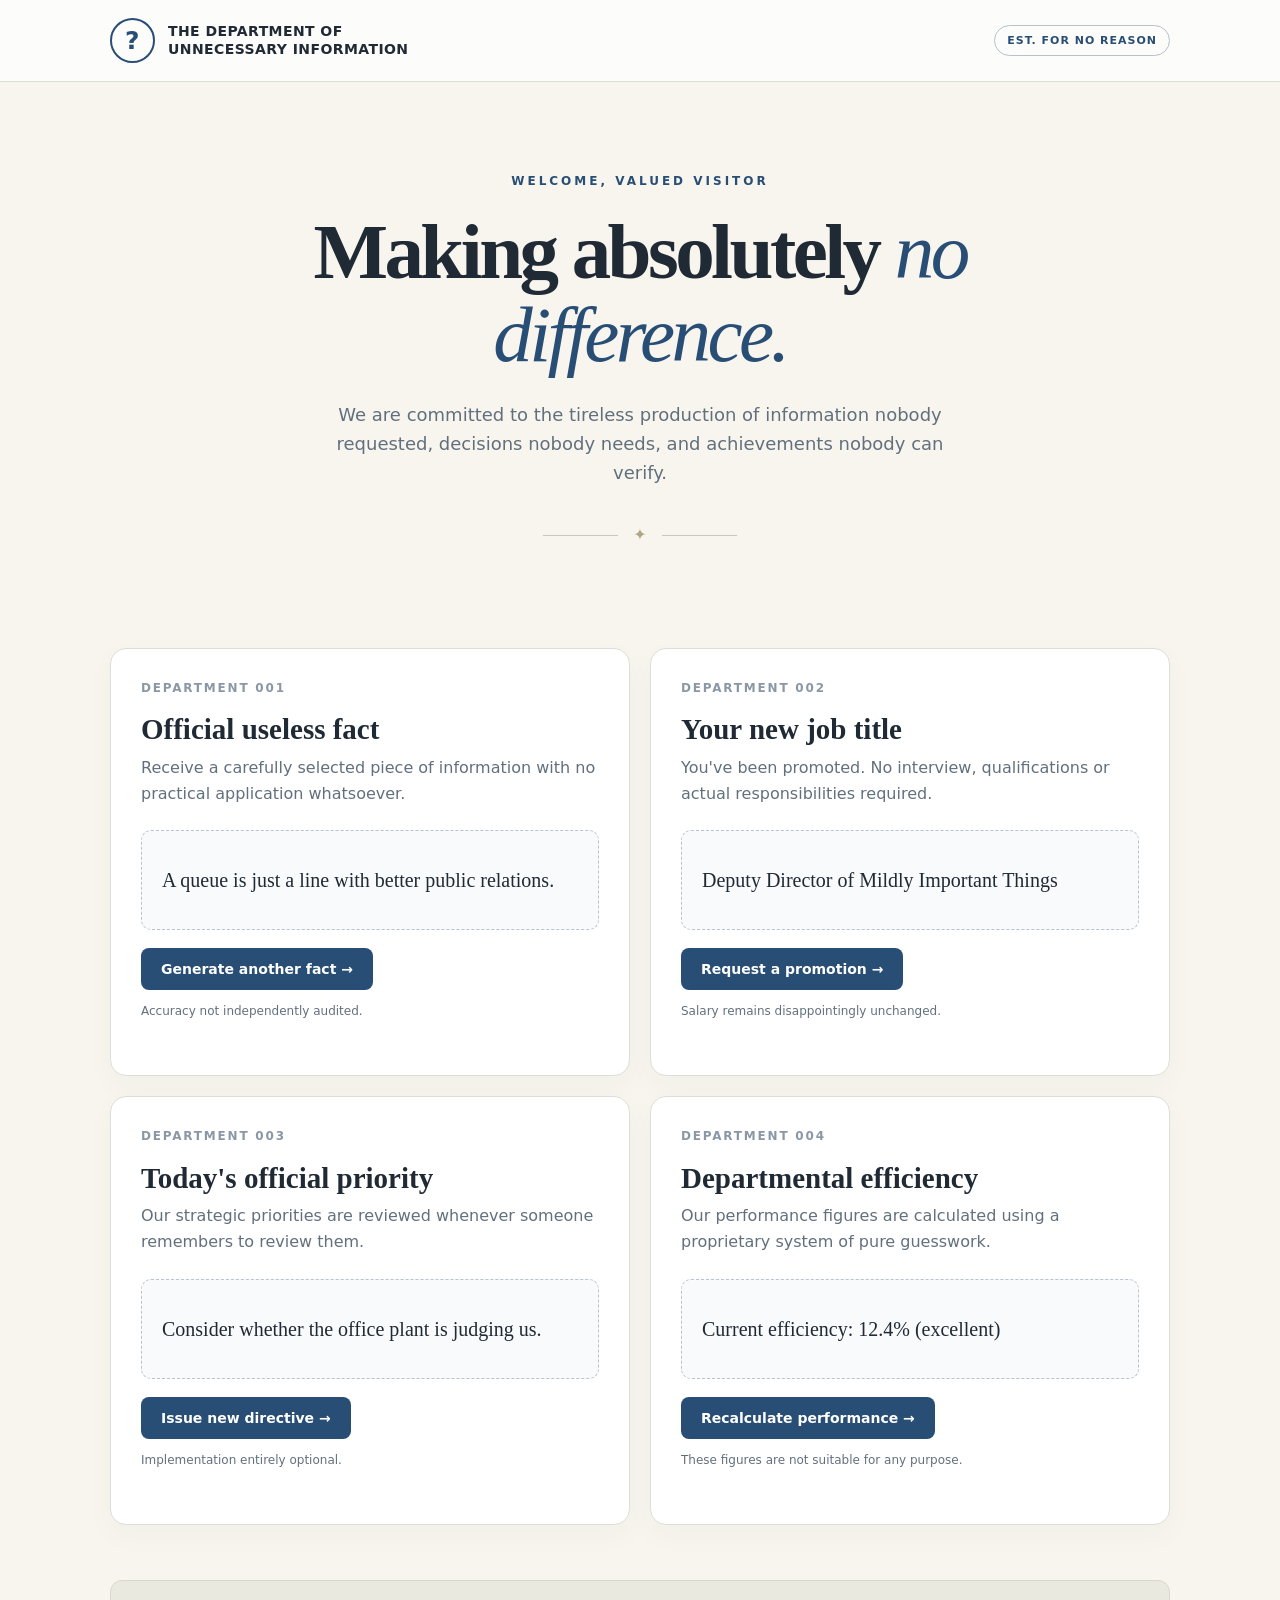
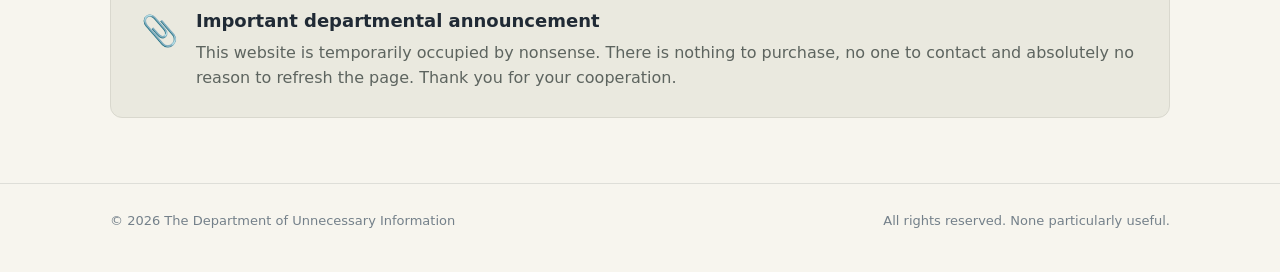
<file: index.html>
<!doctype html>
<html lang="en-GB">
<head>
<meta charset="utf-8">
<meta name="viewport" content="width=device-width, initial-scale=1">
<meta name="theme-color" content="#f7f5ee">
<meta name="robots" content="noindex, nofollow">
<title>The Department of Unnecessary Information</title>
<meta name="description" content="An entirely unofficial department dedicated to matters of no particular importance.">
<style>
:root{--ink:#202a35;--muted:#62707d;--paper:#f7f5ee;--white:#fff;--blue:#284e76;--line:#deded8;--gold:#e7b74f}*{box-sizing:border-box}html{scroll-behavior:smooth}body{margin:0;background:var(--paper);color:var(--ink);font:16px/1.6 system-ui,-apple-system,Segoe UI,sans-serif}header{border-bottom:1px solid var(--line);background:rgba(255,255,255,.7)}.wrap{width:min(1060px,calc(100% - 40px));margin:auto}.head{display:flex;justify-content:space-between;align-items:center;padding:18px 0;gap:16px}.brand{display:flex;align-items:center;gap:13px;font-size:14px;font-weight:850;letter-spacing:.03em;line-height:1.25}.seal{display:grid;place-items:center;width:45px;height:45px;border:2px solid var(--blue);border-radius:50%;color:var(--blue);font-size:25px}.stamp{border:1px solid #b5c1cd;color:var(--blue);padding:6px 12px;border-radius:30px;font-size:11px;font-weight:800;letter-spacing:.09em}.hero{text-align:center;padding:90px 0 65px}.kicker{font-size:12px;text-transform:uppercase;letter-spacing:.25em;color:var(--blue);font-weight:800}.hero h1{font-family:Georgia,'Times New Roman',serif;font-size:clamp(42px,7vw,79px);letter-spacing:-.045em;line-height:1.05;max-width:850px;margin:20px auto}.hero h1 em{font-weight:normal;color:var(--blue)}.hero p{max-width:620px;margin:24px auto 0;color:var(--muted);font-size:18px}.rule{display:flex;align-items:center;justify-content:center;gap:15px;margin:35px auto;color:#b1a588}.rule:before,.rule:after{content:'';width:75px;height:1px;background:#c9c7be}.grid{display:grid;grid-template-columns:1fr 1fr;gap:20px;margin-bottom:55px}.card{background:var(--white);border:1px solid var(--line);border-radius:16px;padding:30px;box-shadow:0 10px 30px #28344208}.card .number{font-size:12px;font-weight:800;letter-spacing:.15em;color:#8a98a6}.card h2{font-family:Georgia,serif;font-size:29px;line-height:1.2;margin:14px 0 8px}.card p{color:var(--muted);margin:0 0 24px}.result{display:flex;align-items:center;min-height:100px;padding:18px 20px;border:1px dashed #b7c3ce;background:#f8fafb;border-radius:10px;font-size:20px;font-family:Georgia,serif;line-height:1.4;margin-bottom:18px}.btn{border:0;border-radius:8px;background:var(--blue);color:white;padding:13px 20px;font:700 14px system-ui,sans-serif;cursor:pointer;transition:transform .15s,background .15s}.btn:hover{background:#173855;transform:translateY(-1px)}.btn:focus-visible{outline:3px solid var(--gold);outline-offset:3px}.sub{font-size:12px;color:var(--muted);margin-top:12px!important}.notice{padding:26px 30px;border-radius:12px;background:#eae9df;border:1px solid #d9d8ce;display:flex;gap:18px;align-items:flex-start;margin-bottom:65px}.notice strong{font-size:18px}.notice p{margin:4px 0 0;color:#5d645f}.notice .icon{font-size:30px}footer{border-top:1px solid var(--line);padding:27px 0 40px;color:#74808a;font-size:13px}.foot{display:flex;justify-content:space-between;gap:20px} @media(max-width:700px){.grid{grid-template-columns:1fr}.hero{padding:65px 0 40px}.card{padding:24px}.head{align-items:flex-start}.stamp{font-size:9px}.foot{flex-direction:column;gap:5px}.notice{padding:20px}}
</style>
</head>
<body>
<header><div class="wrap head"><div class="brand"><div class="seal" aria-hidden="true">?</div><span>THE DEPARTMENT OF<br>UNNECESSARY INFORMATION</span></div><span class="stamp">EST. FOR NO REASON</span></div></header>
<main class="wrap">
<section class="hero"><div class="kicker">Welcome, valued visitor</div><h1>Making absolutely <em>no difference.</em></h1><p>We are committed to the tireless production of information nobody requested, decisions nobody needs, and achievements nobody can verify.</p><div class="rule">✦</div></section>
<section class="grid" aria-label="Department services">
<article class="card"><div class="number">DEPARTMENT 001</div><h2>Official useless fact</h2><p>Receive a carefully selected piece of information with no practical application whatsoever.</p><div class="result" id="fact" aria-live="polite">A queue is just a line with better public relations.</div><button class="btn" id="factButton">Generate another fact →</button><p class="sub">Accuracy not independently audited.</p></article>
<article class="card"><div class="number">DEPARTMENT 002</div><h2>Your new job title</h2><p>You've been promoted. No interview, qualifications or actual responsibilities required.</p><div class="result" id="title" aria-live="polite">Deputy Director of Mildly Important Things</div><button class="btn" id="titleButton">Request a promotion →</button><p class="sub">Salary remains disappointingly unchanged.</p></article>
<article class="card"><div class="number">DEPARTMENT 003</div><h2>Today's official priority</h2><p>Our strategic priorities are reviewed whenever someone remembers to review them.</p><div class="result" id="priority" aria-live="polite">Consider whether the office plant is judging us.</div><button class="btn" id="priorityButton">Issue new directive →</button><p class="sub">Implementation entirely optional.</p></article>
<article class="card"><div class="number">DEPARTMENT 004</div><h2>Departmental efficiency</h2><p>Our performance figures are calculated using a proprietary system of pure guesswork.</p><div class="result" id="efficiency" aria-live="polite">Current efficiency: 12.4% (excellent)</div><button class="btn" id="efficiencyButton">Recalculate performance →</button><p class="sub">These figures are not suitable for any purpose.</p></article>
</section>
<div class="notice"><span class="icon" aria-hidden="true">📎</span><div><strong>Important departmental announcement</strong><p>This website is temporarily occupied by nonsense. There is nothing to purchase, no one to contact and absolutely no reason to refresh the page. Thank you for your cooperation.</p></div></div>
</main>
<footer><div class="wrap foot"><span>© <span id="year"></span> The Department of Unnecessary Information</span><span>All rights reserved. None particularly useful.</span></div></footer>
<script>
(()=>{'use strict';
const items={
fact:['A queue is just a line with better public relations.','Every calendar is technically a countdown.','The word “short” is longer than the word “long”.','A meeting without an agenda is a surprise party with worse snacks.','Somewhere, a drawer contains a cable nobody can identify.','A printer can detect urgency. It responds accordingly.','The average office chair has never attended a meeting voluntarily.','Every instruction manual begins with an assumption of optimism.'],
title:['Deputy Director of Mildly Important Things','Senior Executive of Looking Busy','Chief Biscuit Procurement Officer','Assistant to the Regional Umbrella Manager','Vice President of Unscheduled Breaks','Head of Strategic Pencil Alignment','Director of Meetings About Meetings','Principal Coordinator of Loose Ends'],
priority:['Consider whether the office plant is judging us.','Arrange a meeting to discuss whether a meeting is needed.','Investigate the disappearance of the good stapler.','Ensure all paperclips face the same direction.','Develop a five-year strategy for the kettle.','Determine who keeps changing the thermostat.','Draft a policy on unnecessary policies.','Celebrate completing absolutely nothing ahead of schedule.']};
const choose=(arr,previous)=>{const other=arr.filter(x=>x!==previous);return other[Math.floor(Math.random()*other.length)]};
for(const name of ['fact','title','priority']){document.getElementById(name+'Button').addEventListener('click',()=>{const node=document.getElementById(name);node.textContent=choose(items[name],node.textContent)})}
document.getElementById('efficiencyButton').addEventListener('click',()=>{const n=(Math.random()*99.9).toFixed(1);document.getElementById('efficiency').textContent=`Current efficiency: ${n}% (${Number(n)<30?'excellent':Number(n)<70?'remarkable':'suspiciously productive'})`});
document.getElementById('year').textContent=new Date().getFullYear();
})();
</script>
</body></html>
</file>
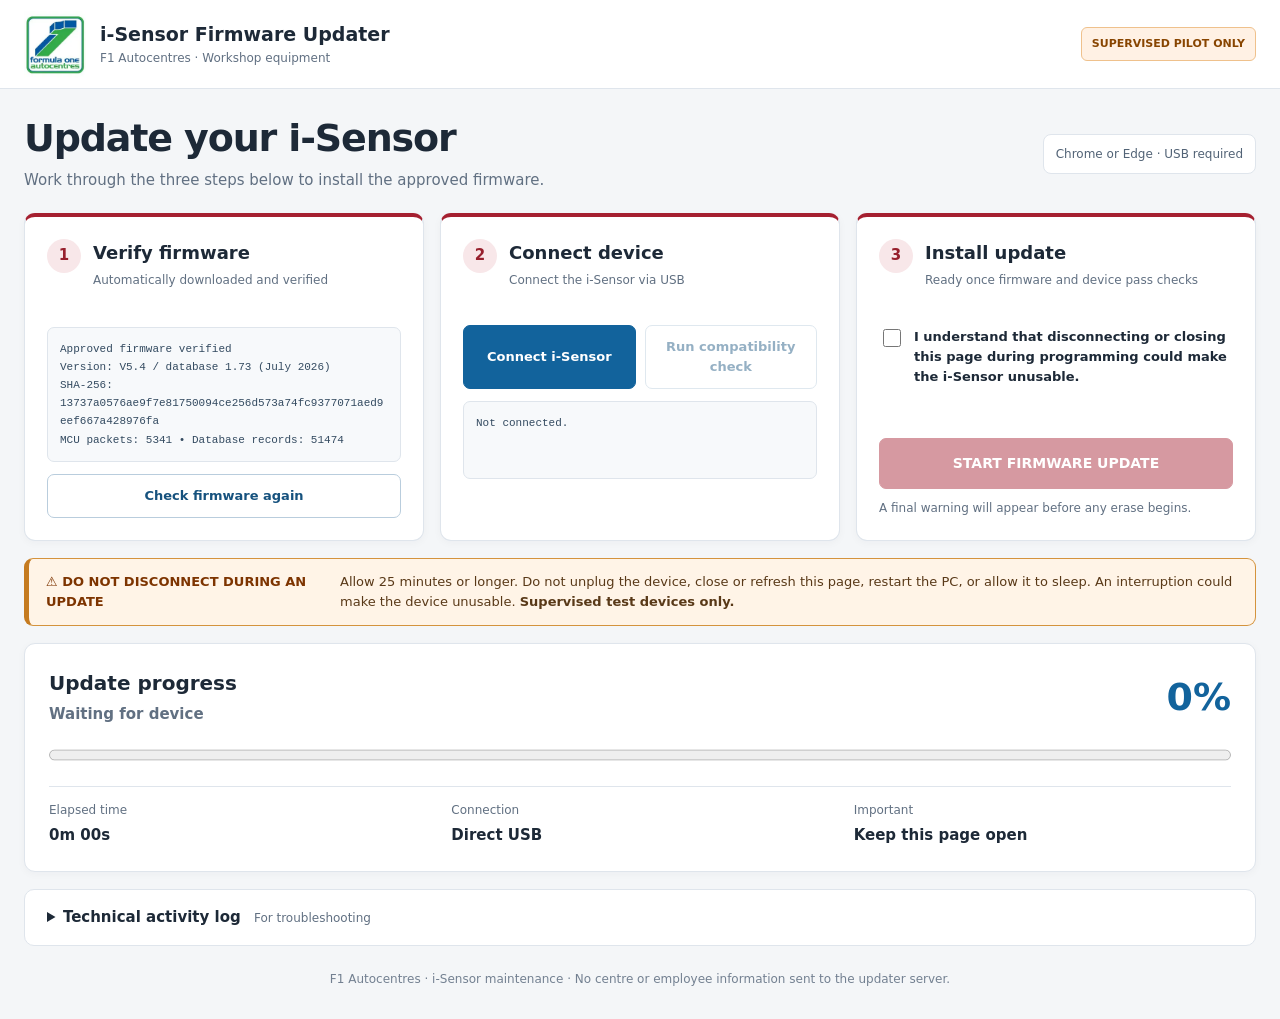
<file: isensor/index.html>
<!doctype html>
<html lang="en-GB"><head><meta charset="utf-8"><meta name="viewport" content="width=device-width,initial-scale=1"><meta name="theme-color" content="#ffffff"><meta name="referrer" content="no-referrer"><title>i-Sensor Firmware Updater | F1 Autocentres</title><link rel="manifest" href="./manifest.webmanifest"><link rel="stylesheet" href="./styles.css"></head>
<body><header class="top"><div class="wrap head"><div class="brand"><img class="logo" src="./f1-autocentres-logo.webp" alt="F1 Autocentres" width="62" height="67"><div><strong>i-Sensor Firmware Updater</strong><small>F1 Autocentres · Workshop equipment</small></div></div><span class="chip">SUPERVISED PILOT ONLY</span></div></header>
<main class="wrap"><div class="intro"><div><h1>Update your i-Sensor</h1><p>Work through the three steps below to install the approved firmware.</p></div><span class="browser">Chrome or Edge · USB required</span></div>
<div class="workflow">
<section class="panel step-card"><div class="step-title"><span class="step-number">1</span><div><h2>Verify firmware</h2><p>Automatically downloaded and verified</p></div></div><pre id="prepared" class="readout" aria-live="polite">Checking approved firmware…</pre><div class="step-actions"><button id="reload" class="secondary">Check firmware again</button></div></section>
<section class="panel step-card"><div class="step-title"><span class="step-number">2</span><div><h2>Connect device</h2><p>Connect the i-Sensor via USB</p></div></div><div class="step-actions connect-actions"><button id="connect">Connect i-Sensor</button><button id="preflight" class="secondary" disabled>Run compatibility check</button></div><pre id="device" class="readout" aria-live="polite">Not connected.</pre></section>
<section class="panel step-card"><div class="step-title"><span class="step-number">3</span><div><h2>Install update</h2><p>Ready once firmware and device pass checks</p></div></div><label class="check"><input id="consent" type="checkbox"><span>I understand that disconnecting or closing this page during programming could make the i-Sensor unusable.</span></label><div class="step-actions"><button id="flash" class="primary" disabled>START FIRMWARE UPDATE</button></div><p class="hint">A final warning will appear before any erase begins.</p></section>
</div>
<div class="warning" role="alert"><strong>⚠ DO NOT DISCONNECT DURING AN UPDATE</strong><span>Allow 25 minutes or longer. Do not unplug the device, close or refresh this page, restart the PC, or allow it to sleep. An interruption could make the device unusable. <b>Supervised test devices only.</b></span></div>
<section class="panel monitor"><div class="monitor-head"><div><h2>Update progress</h2><p id="phase" aria-live="polite">Waiting for device</p></div><strong id="pct">0%</strong></div><progress id="progress" value="0" max="100"></progress><div class="metrics"><div><small>Elapsed time</small><strong id="elapsed">0m 00s</strong></div><div><small>Connection</small><strong>Direct USB</strong></div><div><small>Important</small><strong>Keep this page open</strong></div></div><div id="safety" class="activewarning" role="alert" hidden>⚠ UPDATE IN PROGRESS — DO NOT CLOSE, REFRESH OR UNPLUG.</div></section>
<details class="technical"><summary>Technical activity log <span>For troubleshooting</span></summary><div class="technical-inner"><div class="section-head"><p>Logs stay in your browser unless you save them.</p><button id="export" class="secondary small">Save log</button></div><pre id="log" class="log" aria-live="off"></pre></div></details>
<footer>F1 Autocentres · i-Sensor maintenance · No centre or employee information sent to the updater server.</footer></main><script src="./updater.js" defer></script></body></html>
</file>
<file: isensor/styles.css>
:root{color-scheme:light;--ink:#1d2937;--muted:#617082;--line:#dfe5ec;--red:#a52030;--blue:#12639c;--bg:#f4f6f8}*{box-sizing:border-box}body{margin:0;background:var(--bg);color:var(--ink);font:15px/1.55 system-ui,-apple-system,"Segoe UI",Arial,sans-serif}button,input{font:inherit}.wrap{max-width:1330px;margin:auto;padding:0 24px}.top{background:#fff;border-bottom:1px solid var(--line)}.head{min-height:88px;display:flex;align-items:center;justify-content:space-between;gap:20px}.brand{display:flex;align-items:center;gap:14px}.logo{width:62px;height:67px;object-fit:contain}.brand strong{display:block;font-size:19px}.brand small{display:block;font-size:12px;color:var(--muted)}.chip{padding:7px 10px;background:#fff1e4;border:1px solid #efc18c;color:#884500;border-radius:6px;font-size:11px;font-weight:800;white-space:nowrap}.intro{display:flex;justify-content:space-between;align-items:center;gap:16px;margin:27px 0 21px}.intro h1{font-size:clamp(28px,4vw,38px);line-height:1.2;letter-spacing:-.03em;margin:0 0 7px}.intro p{color:var(--muted);margin:0}.browser{background:white;border:1px solid var(--line);border-radius:8px;padding:10px 12px;color:#526376;font-size:12px;white-space:nowrap}
.workflow{display:grid;grid-template-columns:repeat(3,minmax(0,1fr));gap:16px;align-items:stretch;margin-bottom:17px}.panel{background:#fff;border:1px solid var(--line);border-radius:11px;padding:22px;box-shadow:0 2px 9px #1c293809}.step-card{border-top:4px solid var(--red);display:flex;flex-direction:column;min-width:0;min-height:310px}.step-title{display:flex;gap:12px;align-items:flex-start;min-height:76px}.step-number{display:grid;place-items:center;flex:0 0 34px;height:34px;border-radius:50%;background:#f8e7e9;color:#97202d;font-weight:900}.step-title h2{font-size:18px;margin:0 0 4px}.step-title p{font-size:12px;color:var(--muted);margin:0}.readout{white-space:pre-wrap;overflow-wrap:anywhere;background:#f7f9fb;border:1px solid var(--line);border-radius:7px;color:#334a60;padding:12px;min-height:78px;max-height:165px;overflow:auto;font:11px/1.65 ui-monospace,Consolas,monospace;margin:12px 0}.step-actions{display:flex;gap:9px;flex-wrap:wrap;margin-top:auto}.step-actions button{flex:1 1 auto}.connect-actions{margin-top:10px}.connect-actions button{flex:1 1 150px}.check{display:flex;align-items:flex-start;gap:10px;font-weight:600;font-size:13px;margin:12px 0 16px}.check input{width:18px;height:18px;flex:0 0 18px;margin-top:2px;accent-color:var(--blue)}button{background:var(--blue);border:1px solid var(--blue);color:#fff;border-radius:7px;padding:11px 14px;cursor:pointer;font-size:13px;font-weight:750;min-height:43px}button:disabled{opacity:.45;cursor:not-allowed}button:hover:not(:disabled){filter:brightness(.92)}button.secondary{background:#fff;border-color:#b9cddd;color:#16527e}button.small{padding:7px 12px;min-height:35px;font-size:12px}button:focus-visible,input:focus-visible,summary:focus-visible{outline:3px solid #76b9ec;outline-offset:2px}.primary{background:var(--red);border-color:var(--red);width:100%;font-size:14px;padding:14px}.hint{font-size:12px;color:var(--muted);margin:10px 0 0}
.warning{display:flex;gap:14px;align-items:flex-start;background:#fff4e7;border:1px solid #d4933d;border-left:5px solid #c57b20;border-radius:9px;padding:13px 17px;margin-bottom:17px;color:#593918;font-size:13px}.warning strong{flex:0 0 280px;color:#7d3400;font-size:13px}.monitor{padding:24px}.monitor-head{display:flex;align-items:center;justify-content:space-between;gap:12px}.monitor-head h2{font-size:20px;margin:0}.monitor-head strong{font-size:38px;color:var(--blue);font-variant-numeric:tabular-nums}#phase{font-weight:650;margin:4px 0 0;color:var(--muted);overflow-wrap:anywhere}progress{display:block;width:100%;height:22px;margin:17px 0 20px;accent-color:#2076b3}.metrics{display:flex;gap:25px;border-top:1px solid var(--line);padding-top:14px}.metrics>div{flex:1}.metrics small{display:block;color:var(--muted);font-size:12px}.metrics strong{display:block;margin-top:4px}.activewarning{background:#fff0ed;border:2px solid #b3261e;color:#861713;border-radius:7px;padding:14px;margin-top:20px;font-weight:900}[hidden]{display:none!important}.technical{margin-top:17px;background:white;border:1px solid var(--line);border-radius:10px;overflow:hidden}.technical summary{cursor:pointer;padding:16px 22px;font-weight:750}.technical summary span{font-weight:400;font-size:12px;color:var(--muted);margin-left:8px}.technical-inner{border-top:1px solid var(--line);padding:18px 22px}.section-head{display:flex;justify-content:space-between;align-items:center;gap:12px}.technical-inner p{margin:0;color:var(--muted);font-size:12px}.log{white-space:pre-wrap;overflow-wrap:anywhere;max-height:340px;min-height:130px;overflow:auto;background:#f7f9fb;border:1px solid var(--line);border-radius:7px;padding:13px;color:#334a60;font:12px/1.65 ui-monospace,Consolas,monospace}footer{text-align:center;color:#738091;font-size:12px;padding:24px 0 30px}
@media(max-width:1050px){.workflow{grid-template-columns:1fr 1fr}.step-card{min-height:260px}.warning{display:block}.warning strong{display:block;margin-bottom:6px}}@media(max-width:680px){.workflow{grid-template-columns:1fr}.step-card{min-height:0}.intro{display:block}.browser{display:inline-block;margin-top:13px}.head{min-height:78px}.logo{width:48px;height:52px}.brand strong{font-size:15px}.chip{font-size:9px}.wrap{padding:0 15px}.panel{padding:18px}.metrics{flex-wrap:wrap}}
</file>
